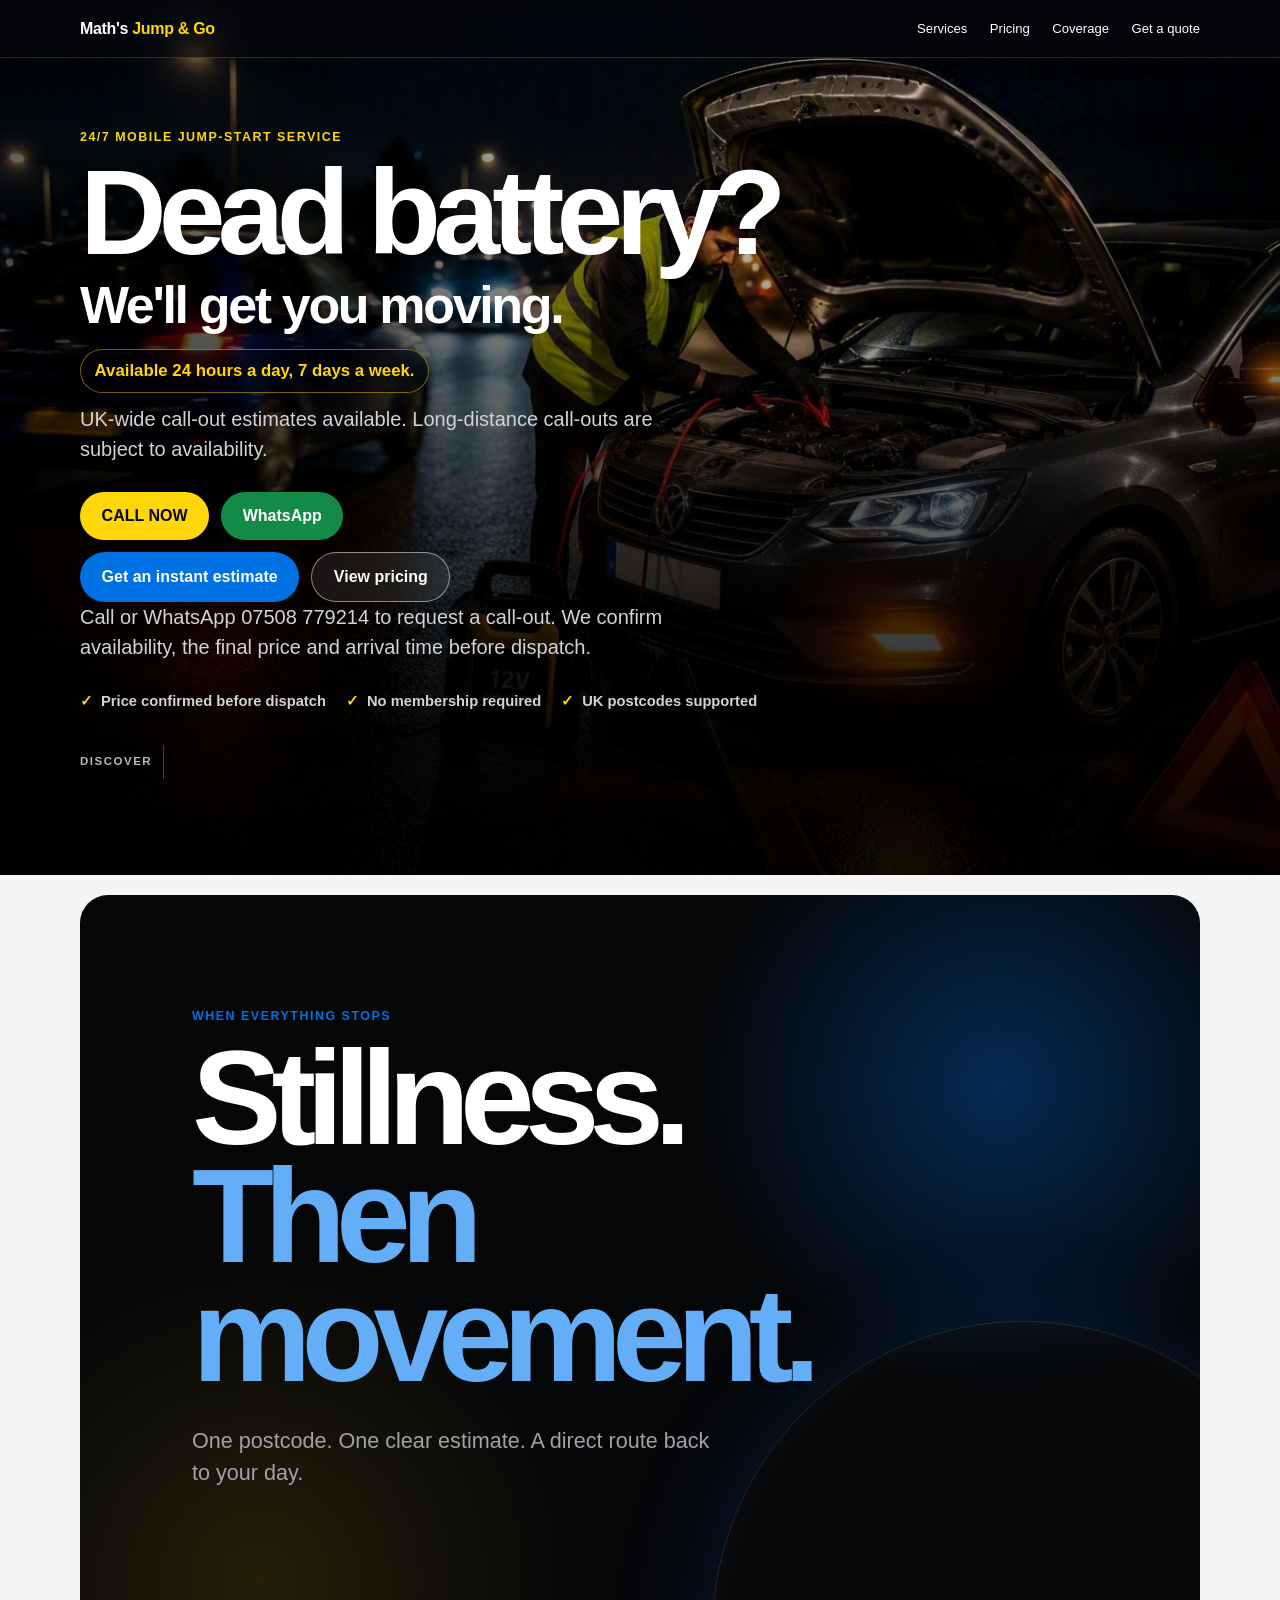
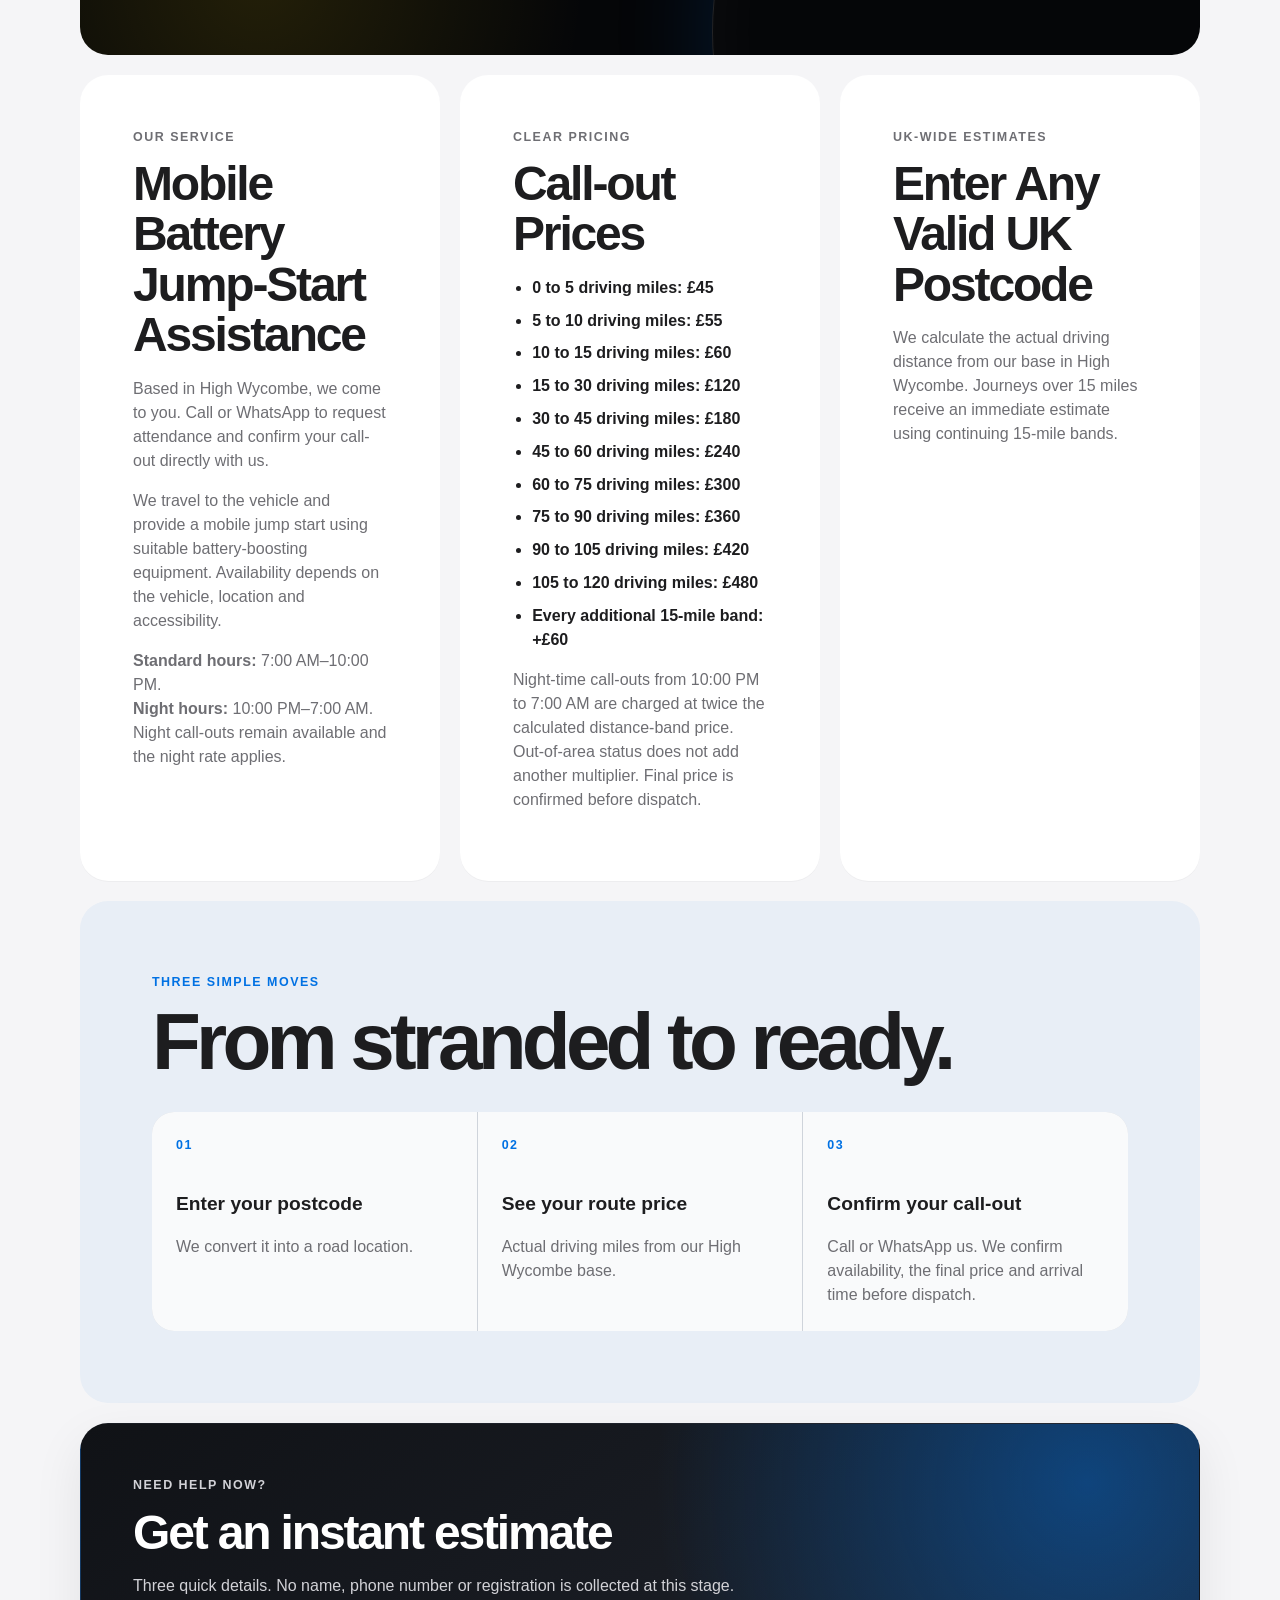
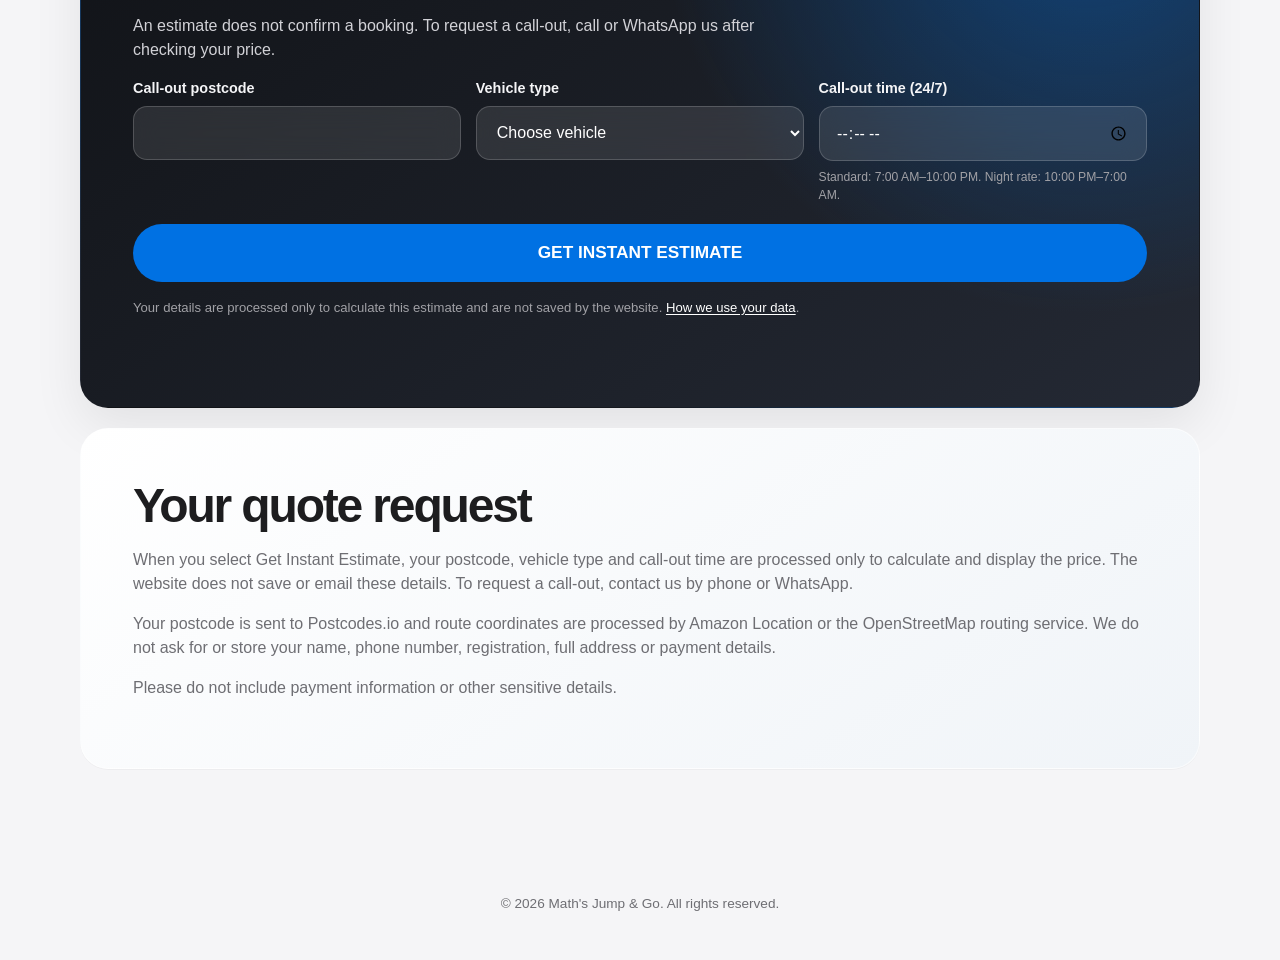
<file: app/index.html>
<!DOCTYPE html>
<html lang="en-GB">
<head>
  <meta charset="UTF-8">
  <meta name="viewport" content="width=device-width, initial-scale=1.0">
  <meta name="description" content="24/7 mobile battery jump-start assistance based in High Wycombe. Get an instant estimate, then call or WhatsApp 07508 779214 to confirm your call-out.">
  <title>Math's Jump & Go | Mobile Battery Jump-Start Service</title>
  <link rel="stylesheet" href="styles.css?v=20261001-2">
</head>
<body>
  <header class="site-header">
    <nav class="navigation" aria-label="Main navigation">
      <a class="brand" href="#home">Math's <span>Jump & Go</span></a>
      <ul class="navigation-links">
        <li><a href="#services">Services</a></li>
        <li><a href="#pricing">Pricing</a></li>
        <li><a href="#coverage">Coverage</a></li>
        <li><a href="#quote">Get a quote</a></li>
      </ul>
    </nav>

    <section class="hero" id="home">
      <div class="film-grain" aria-hidden="true"></div>
      <div class="hero-content">
        <p class="hero-label">24/7 Mobile Jump-Start Service</p>
        <h1>Dead battery?</h1>
        <p class="hero-heading">We'll get you moving.</p>
        <p class="availability-message">Available 24 hours a day, 7 days a week.</p>
        <p class="hero-description">
          UK-wide call-out estimates available. Long-distance call-outs are
          subject to availability.
        </p>
        <div class="hero-contact-actions" aria-label="Contact us now">
          <a class="button hero-call-button" id="hero-call-now" hidden>CALL NOW</a>
          <a class="button hero-whatsapp-button" id="hero-whatsapp-now" target="_blank" rel="noopener" hidden>WhatsApp</a>
        </div>
        <div class="hero-actions">
          <a class="button button-primary" href="#quote">Get an instant estimate</a>
          <a class="button button-secondary" href="#pricing">View pricing</a>
        </div>
        <p class="hero-description">Call or WhatsApp 07508 779214 to request a call-out. We confirm availability, the final price and arrival time before dispatch.</p>
        <ul class="service-highlights" aria-label="Service highlights">
          <li>Price confirmed before dispatch</li>
          <li>No membership required</li>
          <li>UK postcodes supported</li>
        </ul>
        <a class="scroll-cue" href="#story" aria-label="Discover how the service works">
          <span>Discover</span><i aria-hidden="true"></i>
        </a>
      </div>
    </section>
  </header>

  <main>
    <section class="cinematic-intro" id="story" data-reveal>
      <p class="section-label">When everything stops</p>
      <h2>Stillness.<br><span>Then movement.</span></h2>
      <p>One postcode. One clear estimate. A direct route back to your day.</p>
    </section>

    <section class="content-card" id="services" data-reveal>
      <p class="section-label">Our service</p>
      <h2>Mobile Battery Jump-Start Assistance</h2>
      <p>Based in High Wycombe, we come to you. Call or WhatsApp to request attendance and confirm your call-out directly with us.</p>
      <p>
        We travel to the vehicle and provide a mobile jump start using suitable
        battery-boosting equipment. Availability depends on the vehicle,
        location and accessibility.
      </p>
      <p><strong>Standard hours:</strong> 7:00 AM–10:00 PM.<br><strong>Night hours:</strong> 10:00 PM–7:00 AM. Night call-outs remain available and the night rate applies.</p>
    </section>

    <section class="content-card" id="pricing" data-reveal>
      <p class="section-label">Clear pricing</p>
      <h2>Call-out Prices</h2>
      <ul>
        <li>0 to 5 driving miles: £45</li>
        <li>5 to 10 driving miles: £55</li>
        <li>10 to 15 driving miles: £60</li>
        <li>15 to 30 driving miles: £120</li>
        <li>30 to 45 driving miles: £180</li>
        <li>45 to 60 driving miles: £240</li>
        <li>60 to 75 driving miles: £300</li>
        <li>75 to 90 driving miles: £360</li>
        <li>90 to 105 driving miles: £420</li>
        <li>105 to 120 driving miles: £480</li>
        <li>Every additional 15-mile band: +£60</li>
      </ul>
      <p>
        Night-time call-outs from 10:00 PM to 7:00 AM are charged at twice the calculated distance-band
        price. Out-of-area status does not add another multiplier. Final price
        is confirmed before dispatch.
      </p>
    </section>

    <section class="content-card" id="coverage" data-reveal>
      <p class="section-label">UK-wide estimates</p>
      <h2>Enter Any Valid UK Postcode</h2>
      <p>
        We calculate the actual driving distance from our base in High Wycombe.
        Journeys over 15 miles receive an immediate estimate using continuing
        15-mile bands.
      </p>
    </section>

    <section class="journey" aria-labelledby="journey-title" data-reveal>
      <div class="journey-heading">
        <p class="section-label">Three simple moves</p>
        <h2 id="journey-title">From stranded to ready.</h2>
      </div>
      <ol class="journey-steps">
        <li><span>01</span><strong>Enter your postcode</strong><p>We convert it into a road location.</p></li>
        <li><span>02</span><strong>See your route price</strong><p>Actual driving miles from our High Wycombe base.</p></li>
        <li><span>03</span><strong>Confirm your call-out</strong><p>Call or WhatsApp us. We confirm availability, the final price and arrival time before dispatch.</p></li>
      </ol>
    </section>

    <section class="content-card quote-section" id="quote" data-reveal>
      <div class="quote-introduction">
        <p class="section-label">Need help now?</p>
        <h2>Get an instant estimate</h2>
        <p>Three quick details. No name, phone number or registration is collected at this stage.</p>
        <p>An estimate does not confirm a booking. To request a call-out, call or WhatsApp us after checking your price.</p>
      </div>

      <noscript><p>Enable JavaScript to get an online estimate.</p></noscript>
      <form class="quote-form" id="estimate-form">
        <fieldset id="estimate-fields" disabled>
          <div class="form-grid estimate-grid">
            <div class="form-field">
        <label for="postcode">Call-out postcode</label>
        <input type="text" id="postcode"
          name="postcode" autocomplete="postal-code" minlength="5" maxlength="8" required>
            </div>
            <div class="form-field">
              <label for="vehicle-type">Vehicle type</label>
              <select id="vehicle-type" name="vehicleType" required>
                <option value="">Choose vehicle</option>
                <option value="car">Car</option>
                <option value="suv_4x4">SUV / 4x4</option>
                <option value="van_12v">Van - 12V</option>
                <option value="van_large_24v">Van / Large Vehicle - 24V</option>
                <option value="other_specialist">Other / Specialist Vehicle</option>
              </select>
            </div>
            <div class="form-field">
              <label for="callout-time">Call-out time (24/7)</label>
              <input type="time" id="callout-time" name="calloutTime" required>
              <small class="form-hint">Standard: 7:00 AM–10:00 PM. Night rate: 10:00 PM–7:00 AM.</small>
            </div>
          </div>
          <button class="button button-primary estimate-submit" id="estimate-button" type="submit">GET INSTANT ESTIMATE</button>
          <p class="data-note" id="estimate-data-note">Your three details are used to calculate the estimate. <a href="#privacy">How we use your data</a>.</p>
          <p class="form-message" id="form-message" aria-live="polite"></p>
        </fieldset>
      </form>

      <dialog class="estimate-modal" id="estimate-modal" aria-labelledby="estimate-title">
        <div class="estimate-result" id="estimate-result" aria-live="polite">
          <button class="modal-close" id="estimate-close" type="button" aria-label="Close estimate">×</button>
          <h3 id="estimate-title">Your estimate is ready</h3>
          <strong id="estimated-price"></strong>
          <p class="rate-notice" id="estimate-rate-notice" hidden></p>
          <p class="estimate-vehicle" id="estimate-vehicle"></p>
          <p class="compatibility-note" id="estimate-compatibility" hidden>24V vehicle - compatibility confirmation required.</p>
          <p class="estimate-location" id="estimate-location"></p>
          <p class="estimate-distance" id="estimate-distance"></p>
          <p id="estimate-message"></p>
          <p><strong>Request your call-out</strong><br>Call or WhatsApp us on 07508 779214. We will confirm availability, the final price and arrival time before dispatch. Receiving an estimate does not confirm a booking.</p>
          <div class="urgent-actions">
            <a class="button call-button" id="call-now" hidden>CALL NOW</a>
            <a class="button whatsapp-button" id="whatsapp-now" target="_blank" rel="noopener" hidden>WhatsApp</a>
          </div>
          <p id="contact-setup-note" class="data-note" hidden>Contact buttons will appear when the business number is configured.</p>
          <p class="estimate-reference" id="estimate-reference"></p>
        </div>
      </dialog>
    </section>
    <section class="content-card" id="privacy" data-reveal>
      <h2>Your quote request</h2>
      <p id="quote-data-use">When you select Get Instant Estimate, we use your postcode, vehicle type and call-out time to calculate the price. When the business notification service is connected, only those details, the estimate, timestamp and a unique estimate ID are saved for 30 days and emailed to the business.</p>
      <p>Your postcode is sent to Postcodes.io and route coordinates are processed by Amazon Location or the OpenStreetMap routing service. We do not ask for or store your name, phone number, registration, full address or payment details.</p>
      <p>Please do not include payment information or other sensitive details.</p>
    </section>
  </main>

  <footer>
    <p>&copy; 2026 Math's Jump & Go. All rights reserved.</p>
  </footer>

  <script src="config.js?v=20261001-2"></script>
  <script src="script.js?v=20261003-1"></script>
</body>
</html>
</file>
<file: app/styles.css>
:root {
  --ink: #1d1d1f;
  --muted: #6e6e73;
  --surface: #ffffff;
  --canvas: #f5f5f7;
  --line: rgba(29, 29, 31, 0.12);
  --blue: #0071e3;
  --blue-hover: #0077ed;
  --gold: #ffd60a;
  --success: #138a45;
  --danger: #d70015;
  --radius: 28px;
  --shadow: 0 18px 50px rgba(0, 0, 0, 0.08);
}

* { box-sizing: border-box; }
html { scroll-behavior: smooth; }
body {
  margin: 0;
  color: var(--ink);
  background: var(--canvas);
  font-family: -apple-system, BlinkMacSystemFont, "SF Pro Display", "SF Pro Text", "Segoe UI", sans-serif;
  line-height: 1.5;
  -webkit-font-smoothing: antialiased;
}
a { color: inherit; text-decoration: none; }
[hidden] { display: none !important; }

.site-header {
  color: white;
  background: #05070a;
}
.navigation {
  position: absolute;
  z-index: 5;
  inset: 0 0 auto;
  display: flex;
  align-items: center;
  justify-content: space-between;
  width: 100%;
  min-height: 58px;
  padding: 0 5vw;
  border-bottom: 1px solid rgba(255,255,255,.15);
  background: rgba(5,7,10,.62);
  backdrop-filter: saturate(160%) blur(18px);
}
.brand { font-size: 1rem; font-weight: 700; letter-spacing: -.02em; }
.brand span { color: var(--gold); }
.navigation-links { display: none; margin: 0; padding: 0; list-style: none; }

.hero {
  position: relative;
  isolation: isolate;
  display: flex;
  align-items: flex-end;
  min-height: min(780px, 92svh);
  overflow: hidden;
  background: #030405;
}
.hero::before,
.hero::after {
  position: absolute;
  z-index: -1;
  inset: 0;
  content: "";
}
.hero::before {
  inset: -4%;
  background: url("assets/images/hero-jump-start.jpg") center / cover no-repeat;
  animation: cinematic-drift 18s ease-out both;
}
.hero::after {
  background:
    radial-gradient(circle at 72% 20%, rgba(0,0,0,0) 0, rgba(0,0,0,.34) 58%),
    linear-gradient(90deg, rgba(0,0,0,.34), transparent 62%),
    linear-gradient(180deg, rgba(0,0,0,.04) 12%, rgba(0,0,0,.9) 94%);
}
.film-grain {
  position: absolute;
  z-index: 0;
  inset: 0;
  pointer-events: none;
  opacity: .12;
  background-image:
    repeating-radial-gradient(circle at 14% 18%, transparent 0, rgba(255,255,255,.3) .6px, transparent 1.2px),
    repeating-radial-gradient(circle at 72% 63%, transparent 0, rgba(255,255,255,.22) .55px, transparent 1.1px);
  background-size: 5px 5px, 7px 7px;
  mix-blend-mode: soft-light;
}
.hero-content {
  position: relative;
  z-index: 1;
  width: min(1120px, 90%);
  margin: 0 auto;
  padding: 8rem 0 4rem;
}
.hero-label, .section-label {
  margin: 0 0 .8rem;
  color: var(--blue);
  font-size: .78rem;
  font-weight: 750;
  letter-spacing: .12em;
  text-transform: uppercase;
}
.hero-label { color: var(--gold); }
.hero h1 {
  margin: 0;
  max-width: 850px;
  font-size: clamp(3.25rem, 13vw, 7.5rem);
  font-weight: 750;
  letter-spacing: -.065em;
  line-height: .88;
}
.hero-heading {
  margin: .8rem 0;
  font-size: clamp(1.65rem, 6vw, 3.25rem);
  font-weight: 650;
  letter-spacing: -.045em;
  line-height: 1.05;
}
.hero-description { max-width: 640px; margin: 0; color: #d2d2d7; font-size: clamp(1rem, 3vw, 1.25rem); }
.availability-message {
  width: fit-content;
  margin: 1rem 0 .7rem;
  padding: .55rem .85rem;
  border: 1px solid rgba(255,214,10,.45);
  border-radius: 999px;
  color: var(--gold);
  background: rgba(0,0,0,.35);
  font-size: clamp(.9rem, 2.5vw, 1.05rem);
  font-weight: 750;
  backdrop-filter: blur(10px);
}
.hero-actions { display: flex; flex-direction: column; gap: .75rem; margin-top: 1.75rem; }
.hero-contact-actions { display: flex; flex-direction: column; gap: .75rem; margin-top: 1.75rem; }
.hero-contact-actions + .hero-actions { margin-top: .75rem; }
.hero-call-button { color: #05070a; background: var(--gold); }
.hero-call-button:hover { background: #ffe23d; }
.hero-whatsapp-button { color: white; background: var(--success); }
.hero-whatsapp-button:hover { background: #169b4e; }
.service-highlights { display: grid; gap: .5rem; margin: 1.75rem 0 0; padding: 0; color: #d2d2d7; list-style: none; font-size: .92rem; font-weight: 600; }
.service-highlights li::before { content: "✓"; margin-right: .5rem; color: var(--gold); }
.scroll-cue {
  display: inline-flex;
  align-items: center;
  gap: .65rem;
  margin-top: 2rem;
  color: rgba(255,255,255,.72);
  font-size: .72rem;
  font-weight: 700;
  letter-spacing: .13em;
  text-transform: uppercase;
}
.scroll-cue i {
  position: relative;
  display: block;
  width: 1px;
  height: 34px;
  overflow: hidden;
  background: rgba(255,255,255,.25);
}
.scroll-cue i::after {
  position: absolute;
  inset: -100% 0 100%;
  content: "";
  background: white;
  animation: scroll-line 2s ease-in-out infinite;
}

.button {
  display: inline-flex;
  align-items: center;
  justify-content: center;
  min-height: 48px;
  padding: .75rem 1.35rem;
  border: 0;
  border-radius: 999px;
  cursor: pointer;
  font: inherit;
  font-weight: 650;
  transition: transform .18s ease, background-color .18s ease, opacity .18s ease;
}
.button:hover { transform: scale(1.015); }
.button:active { transform: scale(.985); }
.button-primary { color: white; background: var(--blue); }
.button-primary:hover { background: var(--blue-hover); }
.button-secondary { color: white; border: 1px solid rgba(255,255,255,.5); background: rgba(255,255,255,.08); backdrop-filter: blur(12px); }
.button:disabled { opacity: .55; cursor: wait; transform: none; }

main {
  display: grid;
  gap: 1rem;
  width: min(1120px, 92%);
  margin: 0 auto;
  padding: 1rem 0 5rem;
}
.cinematic-intro {
  position: relative;
  grid-column: 1 / -1;
  min-height: min(760px, 86svh);
  padding: clamp(3rem, 9vw, 7rem);
  overflow: hidden;
  border-radius: var(--radius);
  color: white;
  background:
    radial-gradient(circle at 82% 25%, rgba(0,113,227,.34), transparent 28%),
    radial-gradient(circle at 16% 90%, rgba(255,214,10,.12), transparent 28%),
    #050608;
}
.cinematic-intro::after {
  position: absolute;
  right: -12%;
  bottom: -38%;
  width: min(620px, 76vw);
  aspect-ratio: 1;
  border: 1px solid rgba(255,255,255,.12);
  border-radius: 50%;
  box-shadow: 0 0 100px rgba(0,113,227,.18), inset 0 0 80px rgba(255,255,255,.04);
  content: "";
}
.cinematic-intro h2 {
  position: relative;
  z-index: 1;
  margin: 0;
  max-width: 900px;
  font-size: clamp(3.2rem, 12vw, 8.4rem);
  font-weight: 760;
  letter-spacing: -.075em;
  line-height: .88;
}
.cinematic-intro h2 span { color: #63aef7; }
.cinematic-intro > p:last-child {
  position: relative;
  z-index: 1;
  max-width: 540px;
  margin: 2rem 0 0;
  color: #a1a1a6;
  font-size: clamp(1rem, 2.5vw, 1.35rem);
}
.content-card {
  padding: clamp(1.5rem, 5vw, 3.25rem);
  overflow: hidden;
  border: 1px solid rgba(255,255,255,.65);
  border-radius: var(--radius);
  background: var(--surface);
  box-shadow: 0 1px 0 rgba(0,0,0,.03);
}
.content-card h2 {
  margin: 0 0 .8rem;
  font-size: clamp(1.75rem, 5vw, 3rem);
  font-weight: 700;
  letter-spacing: -.045em;
  line-height: 1.05;
}
.content-card p { color: var(--muted); }
.content-card ul { padding-left: 1.2rem; }
.content-card li { margin-bottom: .55rem; font-weight: 600; }

.journey {
  grid-column: 1 / -1;
  padding: clamp(2rem, 6vw, 4.5rem);
  border-radius: var(--radius);
  background: #e8eef6;
}
.journey-heading h2 {
  margin: 0 0 2rem;
  font-size: clamp(2.4rem, 7vw, 5rem);
  letter-spacing: -.06em;
  line-height: .95;
}
.journey-steps {
  display: grid;
  gap: 1px;
  margin: 0;
  padding: 0;
  overflow: hidden;
  border-radius: 22px;
  background: rgba(29,29,31,.12);
  list-style: none;
}
.journey-steps li {
  min-height: 210px;
  padding: 1.5rem;
  background: rgba(255,255,255,.88);
}
.journey-steps span {
  display: block;
  margin-bottom: 2.2rem;
  color: var(--blue);
  font-size: .78rem;
  font-weight: 800;
  letter-spacing: .12em;
}
.journey-steps strong { display: block; font-size: 1.2rem; }
.journey-steps p { margin-bottom: 0; color: var(--muted); }

.reveal-ready [data-reveal] {
  opacity: 0;
  transform: translateY(42px) scale(.985);
  transition: opacity .9s cubic-bezier(.2,.8,.2,1), transform .9s cubic-bezier(.2,.8,.2,1);
}
.reveal-ready [data-reveal].is-visible { opacity: 1; transform: none; }

.quote-section {
  color: white;
  border-color: transparent;
  background:
    radial-gradient(circle at 90% 10%, rgba(0,113,227,.45), transparent 38%),
    linear-gradient(145deg, #101216, #242934);
  box-shadow: var(--shadow);
}
.quote-section .section-label { color: #63aef7; }
.quote-section .quote-introduction p { max-width: 630px; color: #d2d2d7; }
.quote-form { display: grid; gap: 1rem; }
fieldset { display: grid; gap: 1rem; min-width: 0; margin: 0; padding: 0; border: 0; }
.form-grid { display: grid; grid-template-columns: 1fr; gap: .9rem; }
.form-field { display: flex; flex-direction: column; gap: .4rem; }
.form-field label { color: #f5f5f7; font-size: .9rem; font-weight: 650; }
.form-field input, .form-field select, .form-field textarea {
  width: 100%;
  min-height: 54px;
  padding: .85rem 1rem;
  border: 1px solid rgba(255,255,255,.18);
  border-radius: 14px;
  color: white;
  background: rgba(255,255,255,.1);
  font: inherit;
  backdrop-filter: blur(12px);
}
.form-field select { color-scheme: light; }
.form-field select option {
  color: var(--ink);
  background: white;
}
.form-field input::placeholder { color: #a1a1a6; }
.form-hint { color: #a1a1a6; font-size: .76rem; }
input:focus-visible, select:focus-visible, a:focus-visible, button:focus-visible {
  outline: 3px solid var(--gold);
  outline-offset: 3px;
}
.estimate-submit { width: 100%; min-height: 58px; margin-top: .25rem; font-size: 1.08rem; }
.data-note { margin: 0; color: #a1a1a6 !important; font-size: .82rem; }
.data-note a { color: white; text-decoration: underline; text-underline-offset: 2px; }
.form-message { min-height: 1.5em; margin: 0; color: #d2d2d7 !important; font-size: .9rem; }

.estimate-modal {
  width: min(620px, calc(100% - 1.5rem));
  max-height: calc(100dvh - 1.5rem);
  padding: 0;
  overflow: visible;
  border: 0;
  color: white;
  background: transparent;
}
.estimate-modal::backdrop {
  background: rgba(0, 0, 0, .72);
  backdrop-filter: blur(12px);
}
.estimate-modal[open] { animation: modal-pop .42s cubic-bezier(.2, 1.4, .4, 1); }
.estimate-result {
  position: relative;
  margin: 0;
  padding: clamp(1.5rem, 6vw, 3rem);
  overflow: hidden;
  border: 1px solid rgba(255,255,255,.25);
  border-radius: 30px;
  background:
    radial-gradient(circle at 50% 0, rgba(0,113,227,.65), transparent 42%),
    linear-gradient(145deg, #101216, #242934);
  box-shadow: 0 30px 90px rgba(0,0,0,.45);
  text-align: center;
}
.modal-close {
  position: absolute;
  top: .8rem;
  right: .8rem;
  display: grid;
  place-items: center;
  width: 38px;
  height: 38px;
  padding: 0;
  border: 0;
  border-radius: 50%;
  color: white;
  background: rgba(255,255,255,.14);
  cursor: pointer;
  font-size: 1.6rem;
  line-height: 1;
}
.estimate-result h3 { margin: .25rem 0 .75rem; font-size: clamp(1.4rem, 5vw, 2rem); letter-spacing: -.035em; }
.estimate-result > strong { display: block; margin: .35rem 0; color: white; font-size: clamp(3rem, 15vw, 5.5rem); font-weight: 750; letter-spacing: -.07em; line-height: 1; }
.estimate-result #estimate-message { max-width: 570px; margin: 1rem auto; color: #d2d2d7; }
.rate-notice {
  width: fit-content;
  margin: 1rem auto !important;
  padding: .55rem .9rem;
  border-radius: 999px;
  color: #17130a !important;
  background: var(--gold);
  font-weight: 800;
}
.estimate-location { margin: 1.15rem 0 .15rem !important; color: white !important; font-weight: 700; }
.estimate-vehicle { margin: 1rem 0 .15rem !important; color: white !important; font-weight: 750; }
.compatibility-note {
  margin: .7rem auto !important;
  color: var(--gold) !important;
  font-weight: 750;
}
.estimate-distance { margin: 0 !important; color: #d2d2d7 !important; }
.estimate-reference { margin: 1rem 0 0 !important; color: #a1a1a6 !important; font-size: .72rem; overflow-wrap: anywhere; }
.urgent-actions { display: grid; gap: .75rem; margin: 1.25rem auto 0; max-width: 620px; }
.call-button { min-height: 58px; color: white; background: var(--danger); font-size: 1.08rem; }
.whatsapp-button { min-height: 58px; color: white; background: var(--success); font-size: 1.08rem; }

#privacy { background: linear-gradient(145deg, #fff, #f0f4f8); }
footer { padding: 2rem 5%; color: var(--muted); background: var(--canvas); text-align: center; font-size: .85rem; }

@keyframes modal-pop {
  0% { opacity: 0; transform: scale(.72) translateY(24px); }
  70% { opacity: 1; transform: scale(1.025) translateY(0); }
  100% { opacity: 1; transform: scale(1); }
}

@keyframes cinematic-drift {
  from { transform: scale(1.08) translate3d(-1.2%, -.5%, 0); }
  to { transform: scale(1.015) translate3d(0, 0, 0); }
}

@keyframes scroll-line {
  0% { transform: translateY(0); }
  65%, 100% { transform: translateY(200%); }
}

@media (min-width: 620px) {
  .navigation-links { display: flex; gap: 1.4rem; font-size: .82rem; }
  .navigation-links a:hover { color: var(--gold); }
  .hero-actions, .hero-contact-actions { flex-direction: row; }
  .service-highlights { grid-template-columns: repeat(3, max-content); gap: 1.25rem; }
  main { grid-template-columns: repeat(2, minmax(0, 1fr)); gap: 1.25rem; padding-top: 1.25rem; }
  .quote-section, #privacy { grid-column: 1 / -1; }
  .estimate-grid { grid-template-columns: repeat(3, minmax(0, 1fr)); }
  .urgent-actions { grid-template-columns: repeat(2, minmax(0, 1fr)); }
  .journey-steps { grid-template-columns: repeat(3, minmax(0, 1fr)); }
}

@media (min-width: 900px) {
  .navigation { padding-inline: max(5vw, calc((100vw - 1120px) / 2)); }
  .hero-content { padding-bottom: 6rem; }
  main { grid-template-columns: repeat(3, minmax(0, 1fr)); }
}

@media (prefers-reduced-motion: reduce) {
  html { scroll-behavior: auto; }
  *, *::before, *::after { scroll-behavior: auto !important; transition: none !important; }
  .estimate-modal[open] { animation: none; }
  .hero::before, .scroll-cue i::after { animation: none; }
  .reveal-ready [data-reveal] { opacity: 1; transform: none; }
}
</file>
